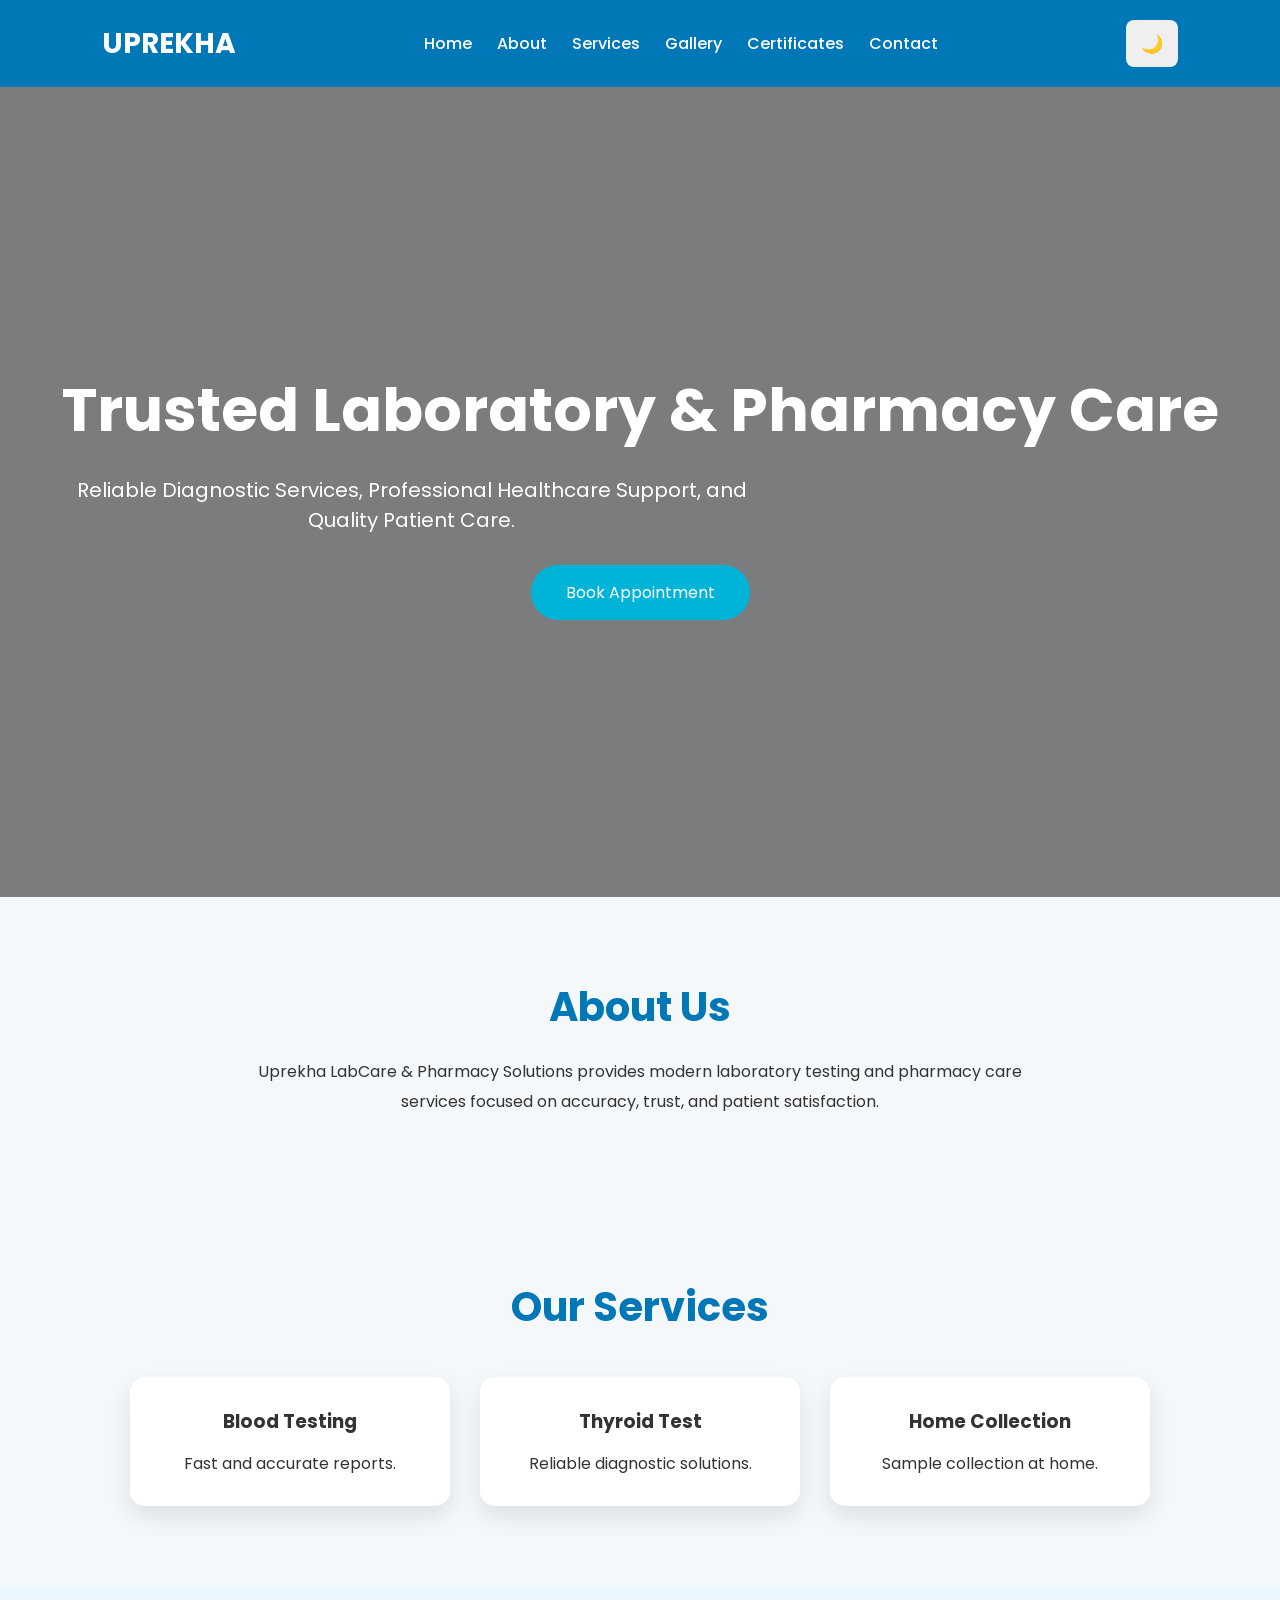
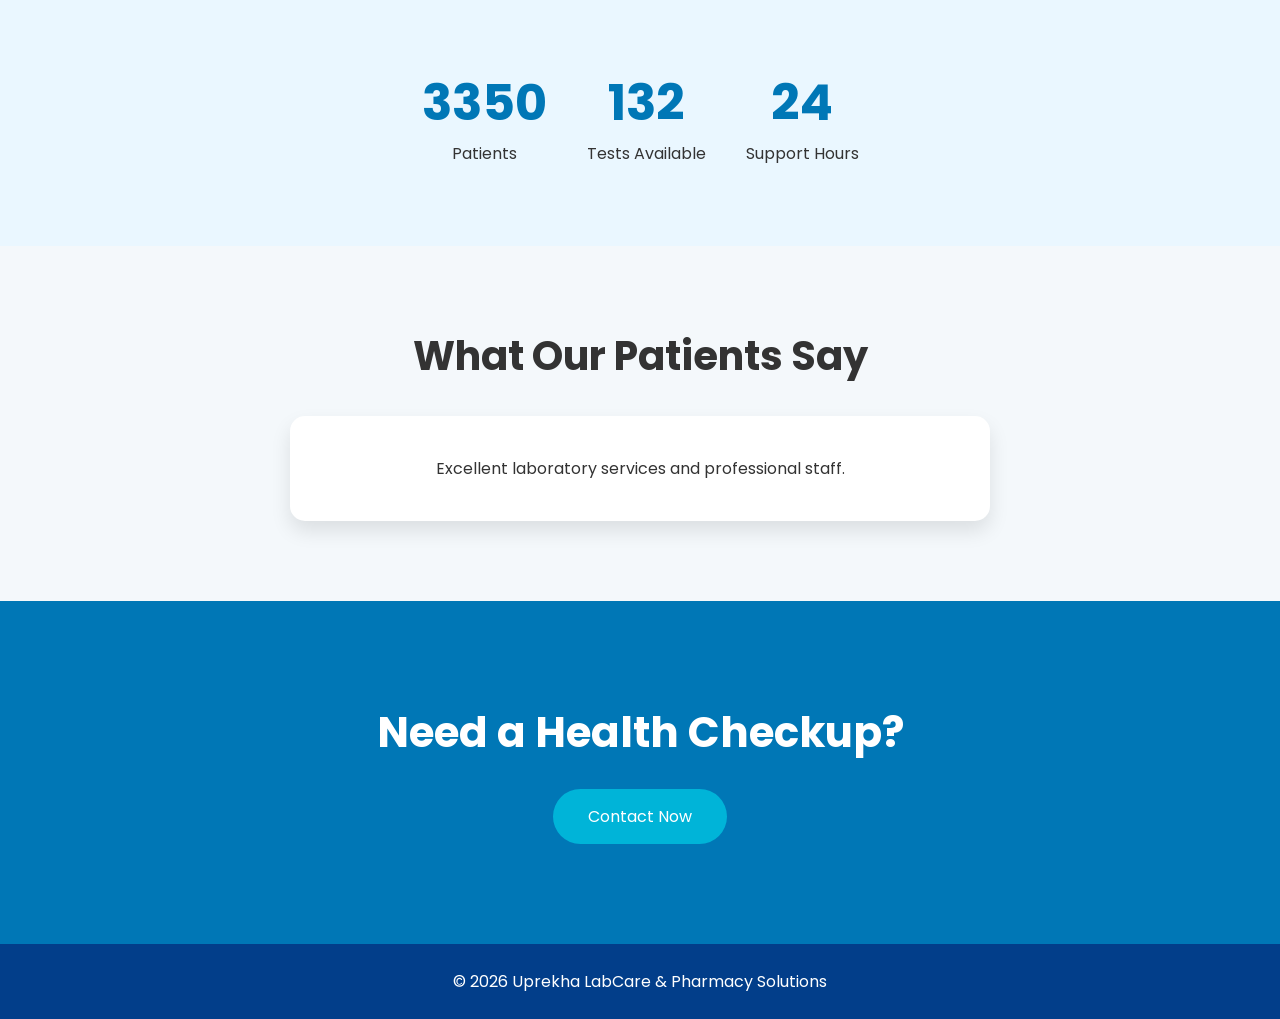
<file: index.html>
<!DOCTYPE html>
<html lang="en">

<head>
<meta charset="UTF-8">
<meta name="viewport" content="width=device-width, initial-scale=1.0">

<title>Uprekha LabCare & Pharmacy Solutions</title>

<link rel="stylesheet" href="style.css">

<link href="https://fonts.googleapis.com/css2?family=Poppins:wght@300;400;500;600;700&display=swap" rel="stylesheet">
</head>

<body>

<header>

<nav class="navbar">

<div class="logo">
UPREKHA
</div>

<ul class="nav-links">

<li><a href="index.html">Home</a></li>
<li><a href="about.html">About</a></li>
<li><a href="services.html">Services</a></li>
<li><a href="gallery.html">Gallery</a></li>
<li><a href="certificates.html">Certificates</a></li>
<li><a href="contact.html">Contact</a></li>

</ul>

<button id="theme-btn">
🌙
</button>

</nav>

<section class="hero">

<div class="hero-content">

<h1>
Trusted Laboratory & Pharmacy Care
</h1>

<p>
Reliable Diagnostic Services, Professional Healthcare Support,
and Quality Patient Care.
</p>

<a href="contact.html" class="btn">
Book Appointment
</a>

</div>

</section>

</header>

<section class="about-preview">

<h2>About Us</h2>

<p>

Uprekha LabCare & Pharmacy Solutions provides modern
laboratory testing and pharmacy care services focused on
accuracy, trust, and patient satisfaction.

</p>

</section>

<section class="services-preview">

<h2>Our Services</h2>

<div class="cards">

<div class="card">
<h3>Blood Testing</h3>
<p>Fast and accurate reports.</p>
</div>

<div class="card">
<h3>Thyroid Test</h3>
<p>Reliable diagnostic solutions.</p>
</div>

<div class="card">
<h3>Home Collection</h3>
<p>Sample collection at home.</p>
</div>

</div>

</section>

<section class="stats">

<div class="stat">
<h3 class="counter" data-target="5000">0</h3>
<p>Patients</p>
</div>

<div class="stat">
<h3 class="counter" data-target="150">0</h3>
<p>Tests Available</p>
</div>

<div class="stat">
<h3 class="counter" data-target="24">0</h3>
<p>Support Hours</p>
</div>

</section>

<section class="testimonial">

<h2>What Our Patients Say</h2>

<div class="testimonial-box">

<p id="testimonial-text">
Excellent laboratory services and professional staff.
</p>

</div>

</section>

<section class="cta">

<h2>
Need a Health Checkup?
</h2>

<a href="contact.html" class="btn">
Contact Now
</a>

</section>

<footer>

<p>
© 2026 Uprekha LabCare & Pharmacy Solutions
</p>

</footer>

<script src="script.js"></script>

</body>
</html>
</file>
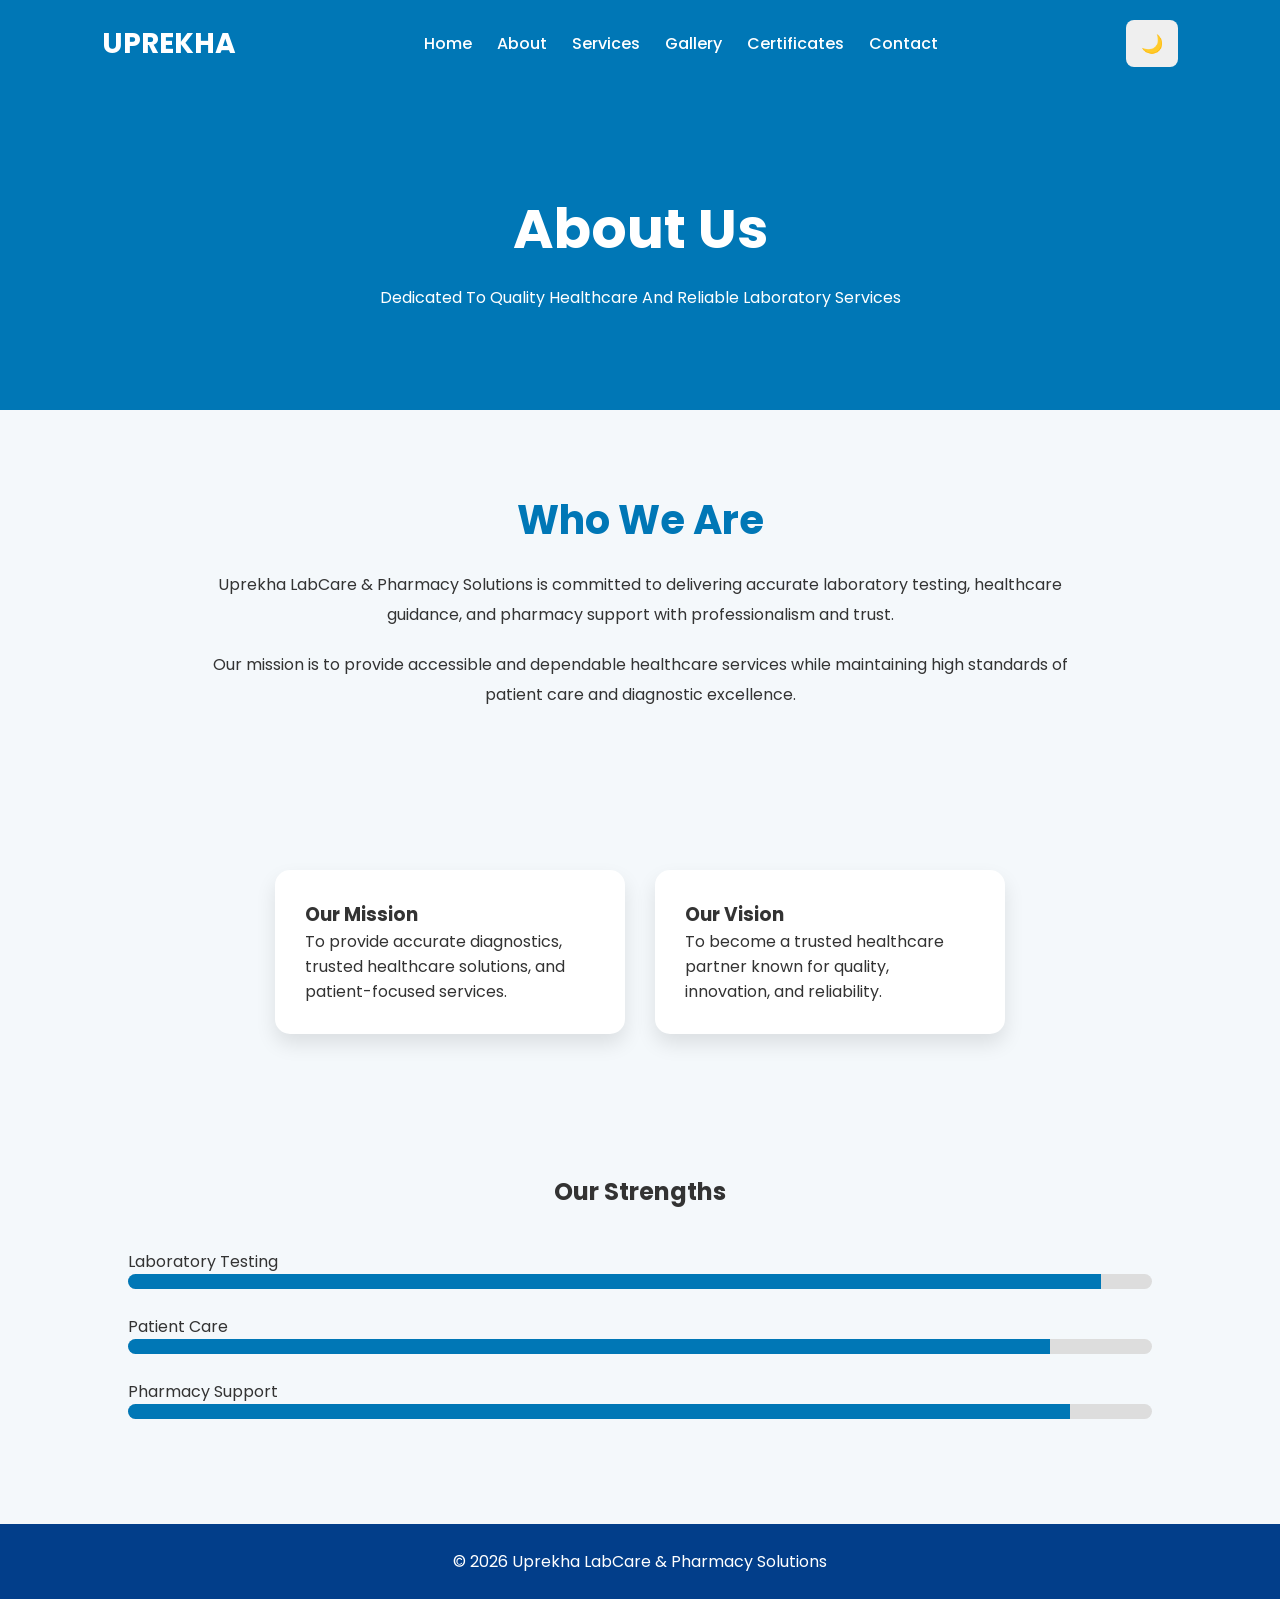
<file: about.html>
<!DOCTYPE html>
<html lang="en">

<head>

<meta charset="UTF-8">
<meta name="viewport" content="width=device-width, initial-scale=1.0">

<title>About Us | Uprekha LabCare</title>

<link rel="stylesheet" href="style.css">

<link href="https://fonts.googleapis.com/css2?family=Poppins:wght@300;400;500;600;700&display=swap" rel="stylesheet">

</head>

<body>

<nav class="navbar">

<div class="logo">
UPREKHA
</div>

<ul class="nav-links">

<li><a href="index.html">Home</a></li>
<li><a href="about.html">About</a></li>
<li><a href="services.html">Services</a></li>
<li><a href="gallery.html">Gallery</a></li>
<li><a href="certificates.html">Certificates</a></li>
<li><a href="contact.html">Contact</a></li>

</ul>

<button id="theme-btn">
🌙
</button>

</nav>

<section class="page-banner">

<h1>About Us</h1>

<p>
Dedicated To Quality Healthcare And Reliable Laboratory Services
</p>

</section>

<section class="about-main">

<div class="about-text">

<h2>Who We Are</h2>

<p>

Uprekha LabCare & Pharmacy Solutions is committed to delivering
accurate laboratory testing, healthcare guidance, and pharmacy
support with professionalism and trust.

</p>

<p>

Our mission is to provide accessible and dependable healthcare
services while maintaining high standards of patient care and
diagnostic excellence.

</p>

</div>

</section>

<section class="mission-section">

<div class="mission-box">

<h3>Our Mission</h3>

<p>

To provide accurate diagnostics, trusted healthcare solutions,
and patient-focused services.

</p>

</div>

<div class="mission-box">

<h3>Our Vision</h3>

<p>

To become a trusted healthcare partner known for quality,
innovation, and reliability.

</p>

</div>

</section>

<section class="skills">

<h2>Our Strengths</h2>

<div class="skill-item">

<p>Laboratory Testing</p>

<div class="progress">
<div class="progress-fill" style="width:95%"></div>
</div>

</div>

<div class="skill-item">

<p>Patient Care</p>

<div class="progress">
<div class="progress-fill" style="width:90%"></div>
</div>

</div>

<div class="skill-item">

<p>Pharmacy Support</p>

<div class="progress">
<div class="progress-fill" style="width:92%"></div>
</div>

</div>

</section>

<footer>

<p>
© 2026 Uprekha LabCare & Pharmacy Solutions
</p>

</footer>

<script src="script.js"></script>

</body>
</html>
</file>
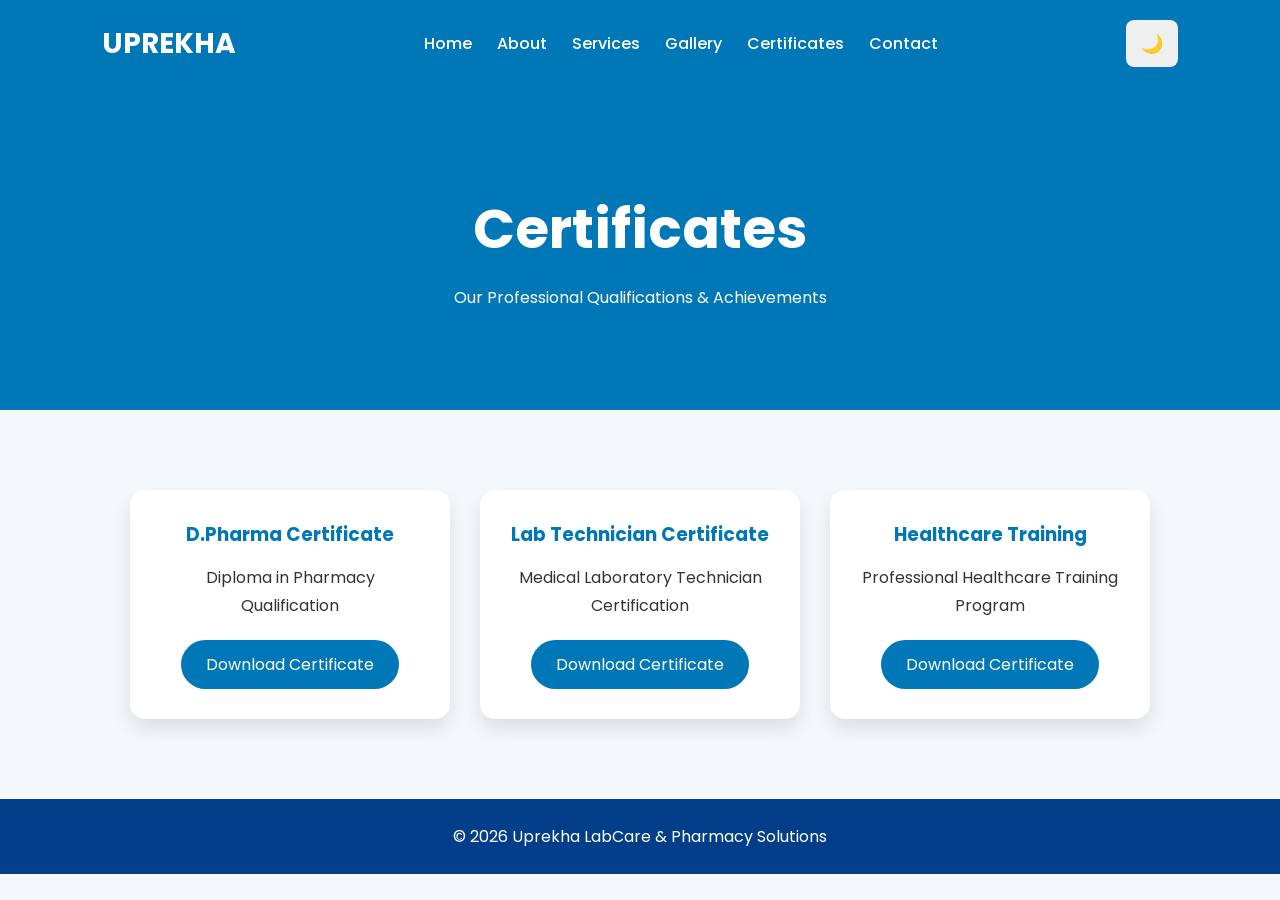
<file: certificates.html>
<!DOCTYPE html>
<html lang="en">

<head>

<meta charset="UTF-8">
<meta name="viewport" content="width=device-width, initial-scale=1.0">

<title>Certificates | Uprekha LabCare</title>

<link rel="stylesheet" href="style.css">

<link href="https://fonts.googleapis.com/css2?family=Poppins:wght@300;400;500;600;700&display=swap" rel="stylesheet">

</head>

<body>

<nav class="navbar">

<div class="logo">
UPREKHA
</div>

<ul class="nav-links">

<li><a href="index.html">Home</a></li>
<li><a href="about.html">About</a></li>
<li><a href="services.html">Services</a></li>
<li><a href="gallery.html">Gallery</a></li>
<li><a href="certificates.html">Certificates</a></li>
<li><a href="contact.html">Contact</a></li>

</ul>

<button id="theme-btn">🌙</button>

</nav>

<section class="page-banner">

<h1>Certificates</h1>

<p>
Our Professional Qualifications & Achievements
</p>

</section>

<section class="certificate-section">

<div class="certificate-card">

<h3>D.Pharma Certificate</h3>

<p>
Diploma in Pharmacy Qualification
</p>

<a href="#" class="download-btn">
Download Certificate
</a>

</div>

<div class="certificate-card">

<h3>Lab Technician Certificate</h3>

<p>
Medical Laboratory Technician Certification
</p>

<a href="#" class="download-btn">
Download Certificate
</a>

</div>

<div class="certificate-card">

<h3>Healthcare Training</h3>

<p>
Professional Healthcare Training Program
</p>

<a href="#" class="download-btn">
Download Certificate
</a>

</div>

</section>

<footer>

<p>
© 2026 Uprekha LabCare & Pharmacy Solutions
</p>

</footer>

<script src="script.js"></script>

</body>
</html>
</file>
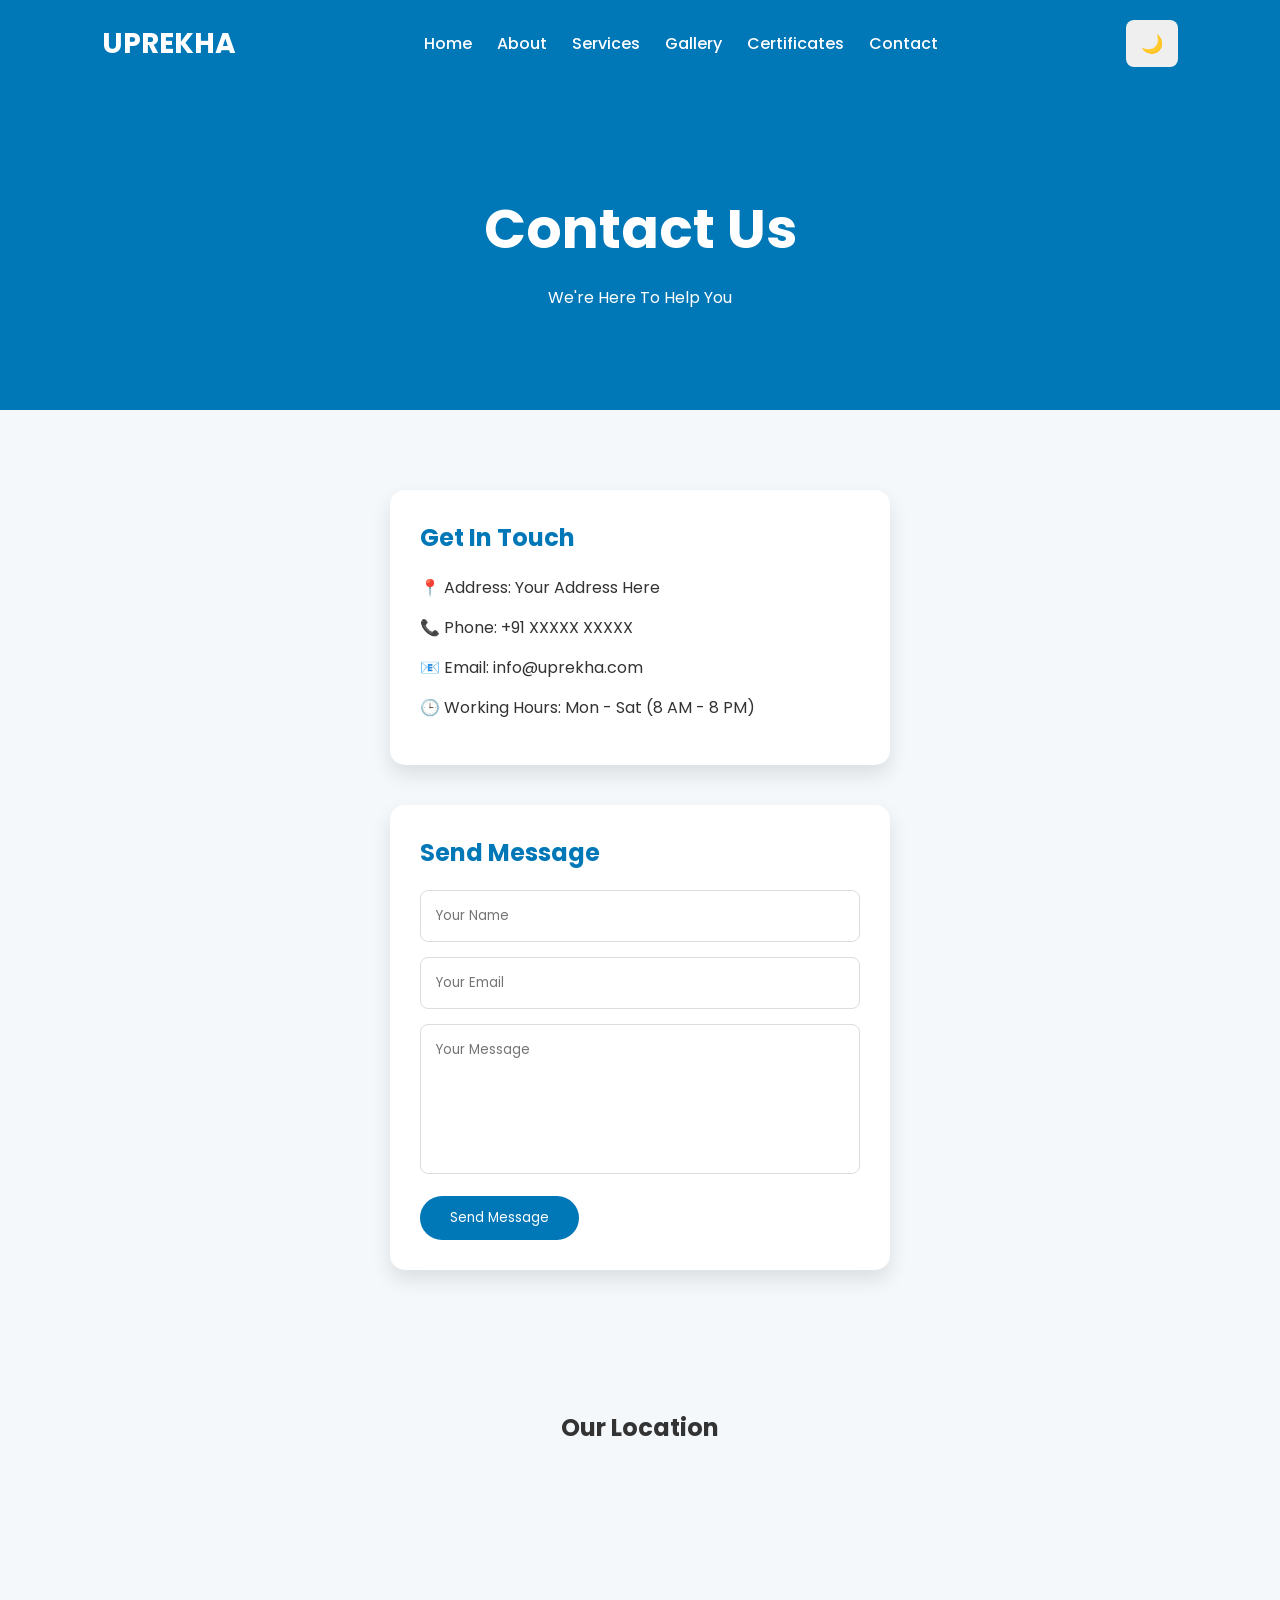
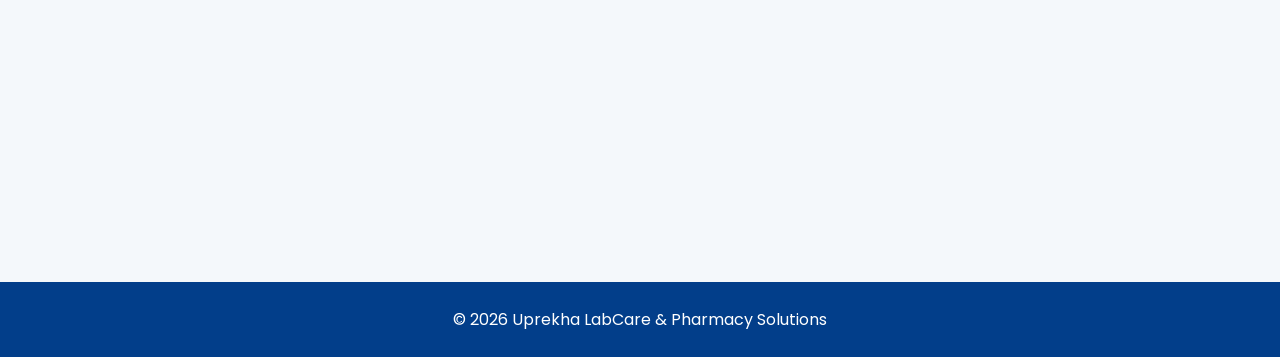
<file: contact.html>
<!DOCTYPE html>
<html lang="en">

<head>

<meta charset="UTF-8">
<meta name="viewport" content="width=device-width, initial-scale=1.0">

<title>Contact Us | Uprekha LabCare</title>

<link rel="stylesheet" href="style.css">

<link href="https://fonts.googleapis.com/css2?family=Poppins:wght@300;400;500;600;700&display=swap" rel="stylesheet">

</head>

<body>

<nav class="navbar">

<div class="logo">
UPREKHA
</div>

<ul class="nav-links">

<li><a href="index.html">Home</a></li>
<li><a href="about.html">About</a></li>
<li><a href="services.html">Services</a></li>
<li><a href="gallery.html">Gallery</a></li>
<li><a href="certificates.html">Certificates</a></li>
<li><a href="contact.html">Contact</a></li>

</ul>

<button id="theme-btn">🌙</button>

</nav>

<section class="page-banner">

<h1>Contact Us</h1>

<p>
We're Here To Help You
</p>

</section>

<section class="contact-section">

<div class="contact-info">

<h2>Get In Touch</h2>

<p>📍 Address: Your Address Here</p>

<p>📞 Phone: +91 XXXXX XXXXX</p>

<p>📧 Email: info@uprekha.com</p>

<p>🕒 Working Hours: Mon - Sat (8 AM - 8 PM)</p>

</div>

<div class="contact-form">

<h2>Send Message</h2>

<form id="contactForm">

<input type="text" id="name" placeholder="Your Name" required>

<input type="email" id="email" placeholder="Your Email" required>

<textarea id="message" placeholder="Your Message" required></textarea>

<button type="submit">
Send Message
</button>

</form>

</div>

</section>

<section class="map-section">

<h2>Our Location</h2>

<iframe
src="https://www.google.com/maps/embed?pb="
width="100%"
height="350"
style="border:0;"
allowfullscreen=""
loading="lazy">
</iframe>

</section>

<footer>

<p>
© 2026 Uprekha LabCare & Pharmacy Solutions
</p>

</footer>

<script src="script.js"></script>

</body>
</html>
</file>
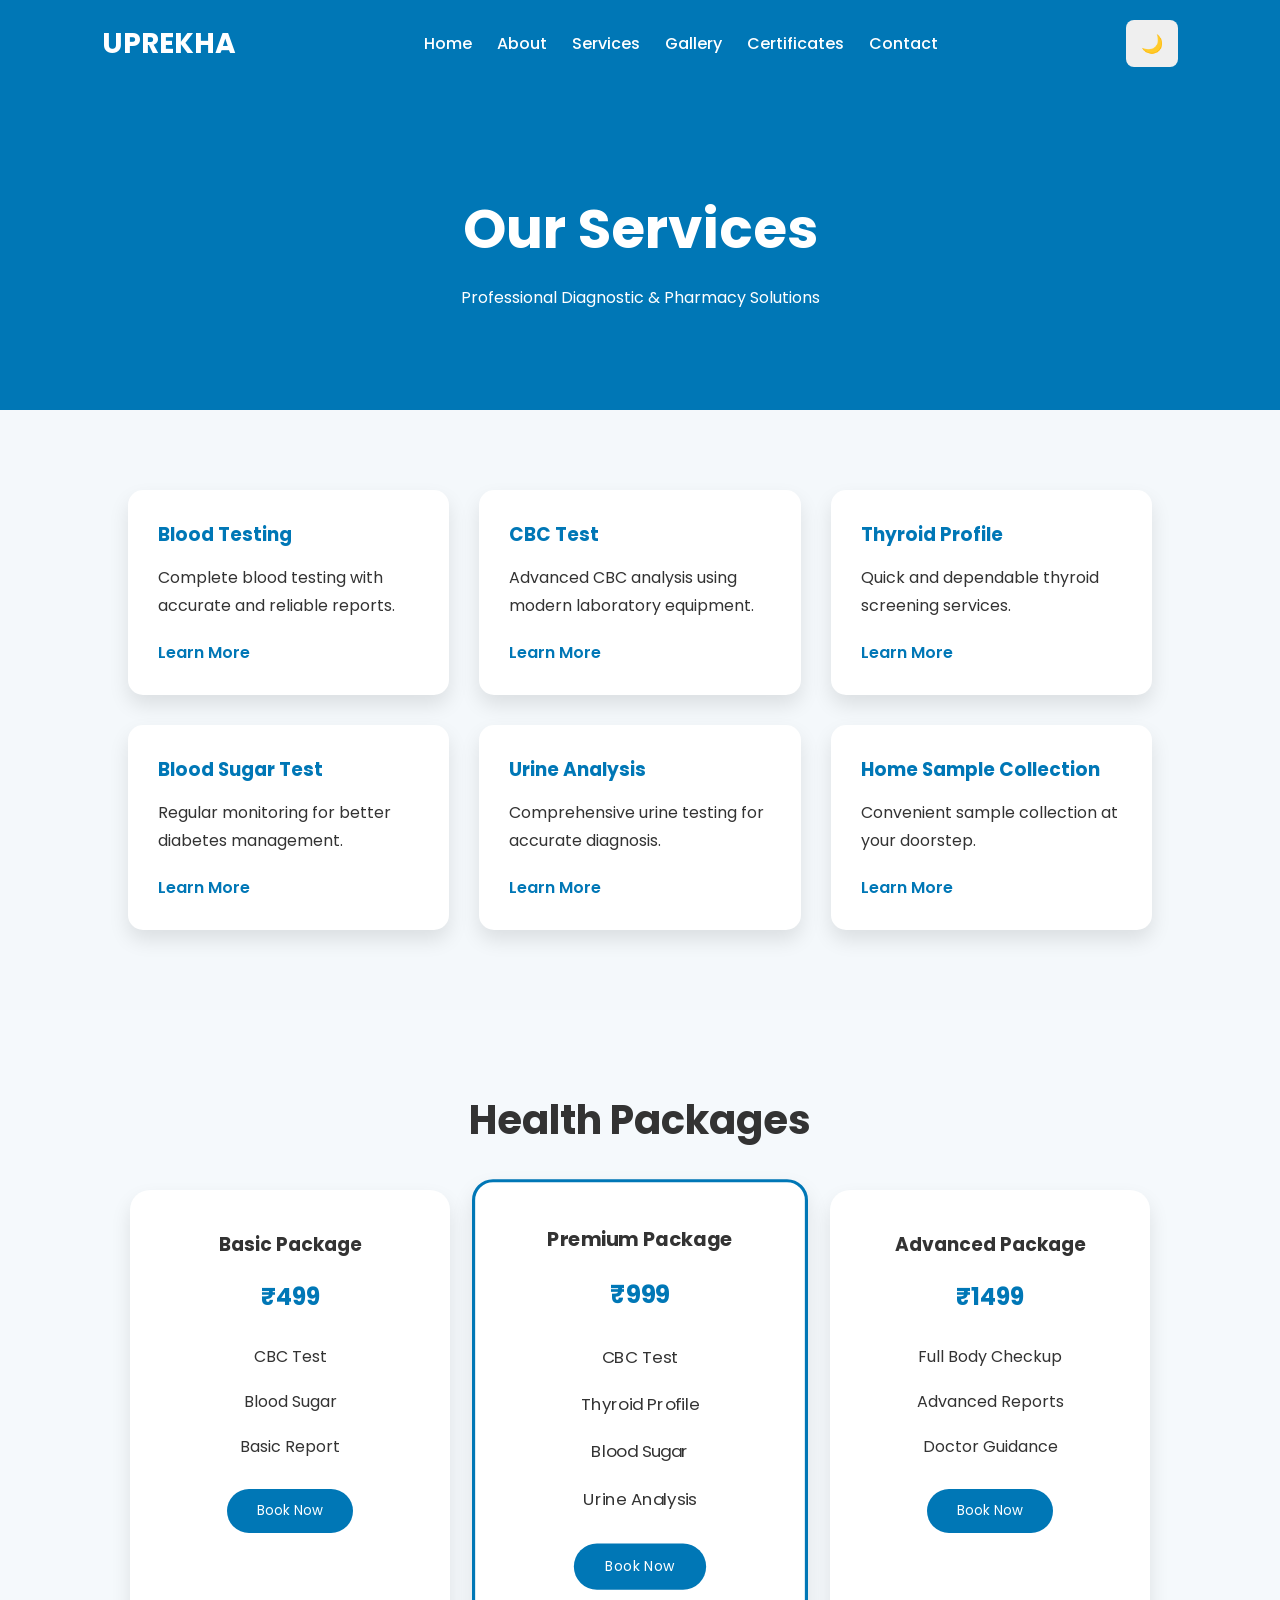
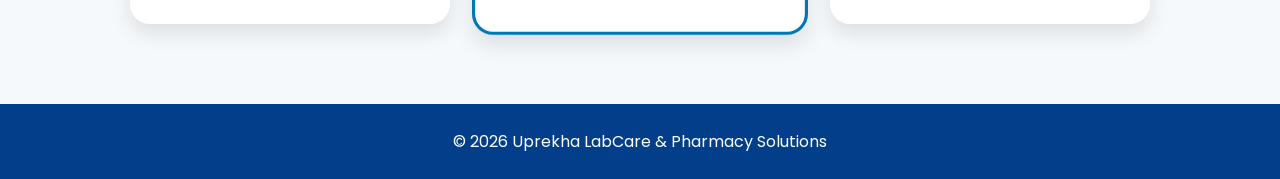
<file: services.html>
<!DOCTYPE html>
<html lang="en">

<head>

<meta charset="UTF-8">
<meta name="viewport" content="width=device-width, initial-scale=1.0">

<title>Services | Uprekha LabCare</title>

<link rel="stylesheet" href="style.css">

<link href="https://fonts.googleapis.com/css2?family=Poppins:wght@300;400;500;600;700&display=swap" rel="stylesheet">

</head>

<body>

<nav class="navbar">

<div class="logo">
UPREKHA
</div>

<ul class="nav-links">

<li><a href="index.html">Home</a></li>
<li><a href="about.html">About</a></li>
<li><a href="services.html">Services</a></li>
<li><a href="gallery.html">Gallery</a></li>
<li><a href="certificates.html">Certificates</a></li>
<li><a href="contact.html">Contact</a></li>

</ul>

<button id="theme-btn">🌙</button>

</nav>

<section class="page-banner">

<h1>Our Services</h1>

<p>
Professional Diagnostic & Pharmacy Solutions
</p>

</section>

<section class="service-section">

<div class="service-card">

<h3>Blood Testing</h3>

<p>
Complete blood testing with accurate and reliable reports.
</p>

<a href="#">Learn More</a>

</div>

<div class="service-card">

<h3>CBC Test</h3>

<p>
Advanced CBC analysis using modern laboratory equipment.
</p>

<a href="#">Learn More</a>

</div>

<div class="service-card">

<h3>Thyroid Profile</h3>

<p>
Quick and dependable thyroid screening services.
</p>

<a href="#">Learn More</a>

</div>

<div class="service-card">

<h3>Blood Sugar Test</h3>

<p>
Regular monitoring for better diabetes management.
</p>

<a href="#">Learn More</a>

</div>

<div class="service-card">

<h3>Urine Analysis</h3>

<p>
Comprehensive urine testing for accurate diagnosis.
</p>

<a href="#">Learn More</a>

</div>

<div class="service-card">

<h3>Home Sample Collection</h3>

<p>
Convenient sample collection at your doorstep.
</p>

<a href="#">Learn More</a>

</div>

</section>

<section class="pricing">

<h2>Health Packages</h2>

<div class="price-boxes">

<div class="price-box">

<h3>Basic Package</h3>

<h1>₹499</h1>

<ul>
<li>CBC Test</li>
<li>Blood Sugar</li>
<li>Basic Report</li>
</ul>

<button>Book Now</button>

</div>

<div class="price-box premium">

<h3>Premium Package</h3>

<h1>₹999</h1>

<ul>
<li>CBC Test</li>
<li>Thyroid Profile</li>
<li>Blood Sugar</li>
<li>Urine Analysis</li>
</ul>

<button>Book Now</button>

</div>

<div class="price-box">

<h3>Advanced Package</h3>

<h1>₹1499</h1>

<ul>
<li>Full Body Checkup</li>
<li>Advanced Reports</li>
<li>Doctor Guidance</li>
</ul>

<button>Book Now</button>

</div>

</div>

</section>

<footer>

<p>
© 2026 Uprekha LabCare & Pharmacy Solutions
</p>

</footer>

<script src="script.js"></script>

</body>
</html>
</file>
<file: style.css>
*{
margin:0;
padding:0;
box-sizing:border-box;
font-family:'Poppins',sans-serif;
}

html{
scroll-behavior:smooth;
}

body{
background:#f4f8fb;
color:#333;
transition:0.4s;
}

/* Dark Mode */

body.dark{
background:#0f172a;
color:white;
}

/* Navbar */

.navbar{
display:flex;
justify-content:space-between;
align-items:center;
padding:20px 8%;
background:#0077b6;
position:sticky;
top:0;
z-index:1000;
}

.logo{
font-size:28px;
font-weight:700;
color:white;
}

.nav-links{
display:flex;
list-style:none;
gap:25px;
}

.nav-links a{
text-decoration:none;
color:white;
font-weight:500;
transition:0.3s;
}

.nav-links a:hover{
color:#90e0ef;
}

#theme-btn{
padding:10px 15px;
border:none;
border-radius:8px;
cursor:pointer;
font-size:18px;
}

/* Hero Section */

.hero{
height:90vh;
background:
linear-gradient(rgba(0,0,0,.5),rgba(0,0,0,.5)),
url("https://images.unsplash.com/photo-1576091160550-2173dba999ef");
background-size:cover;
background-position:center;
display:flex;
justify-content:center;
align-items:center;
text-align:center;
color:white;
padding:20px;
}

.hero-content h1{
font-size:60px;
margin-bottom:20px;
}

.hero-content p{
font-size:20px;
margin-bottom:30px;
max-width:700px;
}

.btn{
display:inline-block;
background:#00b4d8;
color:white;
padding:15px 35px;
border-radius:30px;
text-decoration:none;
transition:.4s;
}

.btn:hover{
transform:translateY(-5px);
}

/* About */

.about-preview{
padding:80px 10%;
text-align:center;
}

.about-preview h2{
font-size:40px;
margin-bottom:20px;
color:#0077b6;
}

.about-preview p{
max-width:800px;
margin:auto;
line-height:30px;
}

/* Services */

.services-preview{
padding:80px 10%;
text-align:center;
}

.services-preview h2{
font-size:40px;
margin-bottom:40px;
color:#0077b6;
}

.cards{
display:flex;
gap:30px;
justify-content:center;
flex-wrap:wrap;
}

.card{
background:white;
width:320px;
padding:30px;
border-radius:15px;
box-shadow:0 10px 25px rgba(0,0,0,0.1);
transition:.4s;
}

.card:hover{
transform:translateY(-10px);
}

.card h3{
margin-bottom:15px;
}

/* Stats */

.stats{
padding:80px 10%;
display:flex;
justify-content:center;
gap:40px;
flex-wrap:wrap;
background:#eaf7ff;
}

.stat{
text-align:center;
}

.stat h3{
font-size:50px;
color:#0077b6;
}

/* Testimonials */

.testimonial{
padding:80px 10%;
text-align:center;
}

.testimonial h2{
margin-bottom:30px;
font-size:40px;
}

.testimonial-box{
max-width:700px;
margin:auto;
background:white;
padding:40px;
border-radius:15px;
box-shadow:0 10px 20px rgba(0,0,0,.1);
}

/* CTA */

.cta{
padding:100px 10%;
background:#0077b6;
text-align:center;
color:white;
}

.cta h2{
font-size:42px;
margin-bottom:25px;
}

/* Footer */

footer{
background:#023e8a;
color:white;
text-align:center;
padding:25px;
}

/* Responsive */

@media(max-width:768px){

.navbar{
flex-direction:column;
}

.nav-links{
margin-top:20px;
flex-wrap:wrap;
justify-content:center;
}

.hero-content h1{
font-size:38px;
}

.hero-content p{
font-size:16px;
}

.about-preview h2,
.services-preview h2,
.testimonial h2{
font-size:30px;
}

}
/* About Page */

.page-banner{
padding:100px 10%;
text-align:center;
background:#0077b6;
color:white;
}

.page-banner h1{
font-size:55px;
margin-bottom:15px;
}

.about-main{
padding:80px 10%;
text-align:center;
}

.about-main h2{
font-size:40px;
margin-bottom:20px;
color:#0077b6;
}

.about-main p{
max-width:900px;
margin:auto;
line-height:30px;
margin-bottom:20px;
}

.mission-section{
display:flex;
justify-content:center;
gap:30px;
padding:60px 10%;
flex-wrap:wrap;
}

.mission-box{
background:white;
padding:30px;
width:350px;
border-radius:15px;
box-shadow:0 10px 20px rgba(0,0,0,.1);
}

.skills{
padding:80px 10%;
}

.skills h2{
text-align:center;
margin-bottom:40px;
}

.skill-item{
margin-bottom:25px;
}

.progress{
background:#ddd;
height:15px;
border-radius:30px;
overflow:hidden;
}

.progress-fill{
height:100%;
background:#0077b6;
}
/* Services Page */

.service-section{
padding:80px 10%;
display:grid;
grid-template-columns:repeat(auto-fit,minmax(280px,1fr));
gap:30px;
}

.service-card{
background:white;
padding:30px;
border-radius:15px;
box-shadow:0 10px 20px rgba(0,0,0,.1);
transition:.4s;
}

.service-card:hover{
transform:translateY(-10px);
}

.service-card h3{
margin-bottom:15px;
color:#0077b6;
}

.service-card p{
line-height:28px;
margin-bottom:20px;
}

.service-card a{
text-decoration:none;
color:#0077b6;
font-weight:600;
}

.pricing{
padding:80px 10%;
text-align:center;
background:#f5f9fc;
}

.pricing h2{
font-size:40px;
margin-bottom:40px;
}

.price-boxes{
display:flex;
justify-content:center;
gap:30px;
flex-wrap:wrap;
}

.price-box{
background:white;
padding:40px;
width:320px;
border-radius:20px;
box-shadow:0 10px 20px rgba(0,0,0,.1);
}

.price-box h1{
margin:20px 0;
color:#0077b6;
}

.price-box ul{
list-style:none;
margin:20px 0;
}

.price-box ul li{
padding:10px 0;
}

.price-box button{
padding:12px 30px;
border:none;
background:#0077b6;
color:white;
border-radius:30px;
cursor:pointer;
}

.premium{
transform:scale(1.05);
border:3px solid #0077b6;
}
/* Gallery Page */

.gallery-section{
padding:80px 10%;
display:grid;
grid-template-columns:repeat(auto-fit,minmax(300px,1fr));
gap:25px;
}

.gallery-card{
overflow:hidden;
border-radius:15px;
box-shadow:0 10px 20px rgba(0,0,0,.1);
}

.gallery-card img{
width:100%;
height:300px;
object-fit:cover;
transition:.5s;
display:block;
}

.gallery-card:hover img{
transform:scale(1.1);
}
/* Certificates Page */

.certificate-section{
padding:80px 10%;
display:flex;
justify-content:center;
gap:30px;
flex-wrap:wrap;
}

.certificate-card{
background:white;
width:320px;
padding:30px;
border-radius:15px;
box-shadow:0 10px 20px rgba(0,0,0,.1);
text-align:center;
transition:.4s;
}

.certificate-card:hover{
transform:translateY(-10px);
}

.certificate-card h3{
margin-bottom:15px;
color:#0077b6;
}

.certificate-card p{
margin-bottom:20px;
line-height:28px;
}

.download-btn{
display:inline-block;
padding:12px 25px;
background:#0077b6;
color:white;
text-decoration:none;
border-radius:30px;
}
/* Contact Page */

.contact-section{
padding:80px 10%;
display:flex;
gap:40px;
flex-wrap:wrap;
justify-content:center;
}

.contact-info,
.contact-form{
background:white;
padding:30px;
border-radius:15px;
box-shadow:0 10px 20px rgba(0,0,0,.1);
width:500px;
}

.contact-info h2,
.contact-form h2{
margin-bottom:20px;
color:#0077b6;
}

.contact-info p{
margin-bottom:15px;
}

.contact-form input,
.contact-form textarea{
width:100%;
padding:15px;
margin-bottom:15px;
border:1px solid #ddd;
border-radius:8px;
}

.contact-form textarea{
height:150px;
resize:none;
}

.contact-form button{
background:#0077b6;
color:white;
padding:12px 30px;
border:none;
border-radius:30px;
cursor:pointer;
}

.map-section{
padding:60px 10%;
text-align:center;
}

.map-section h2{
margin-bottom:20px;
}
</file>
